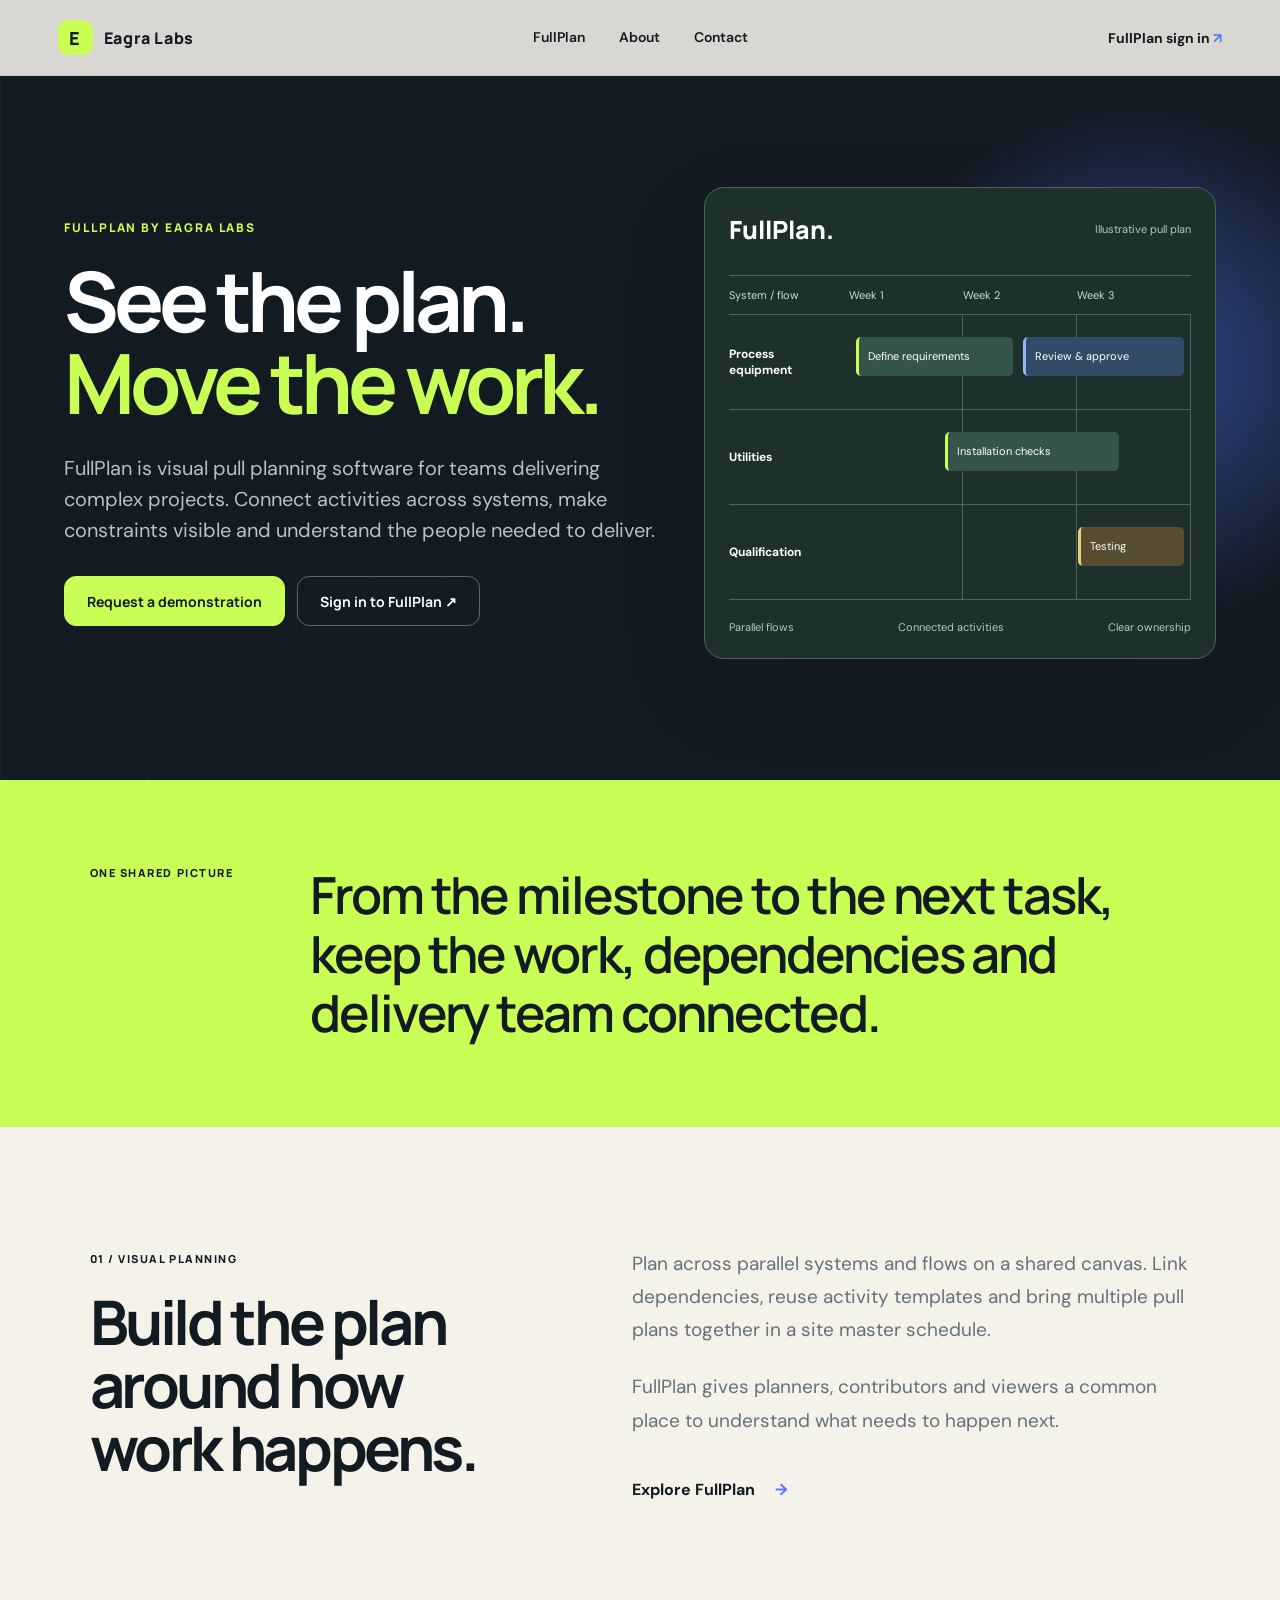
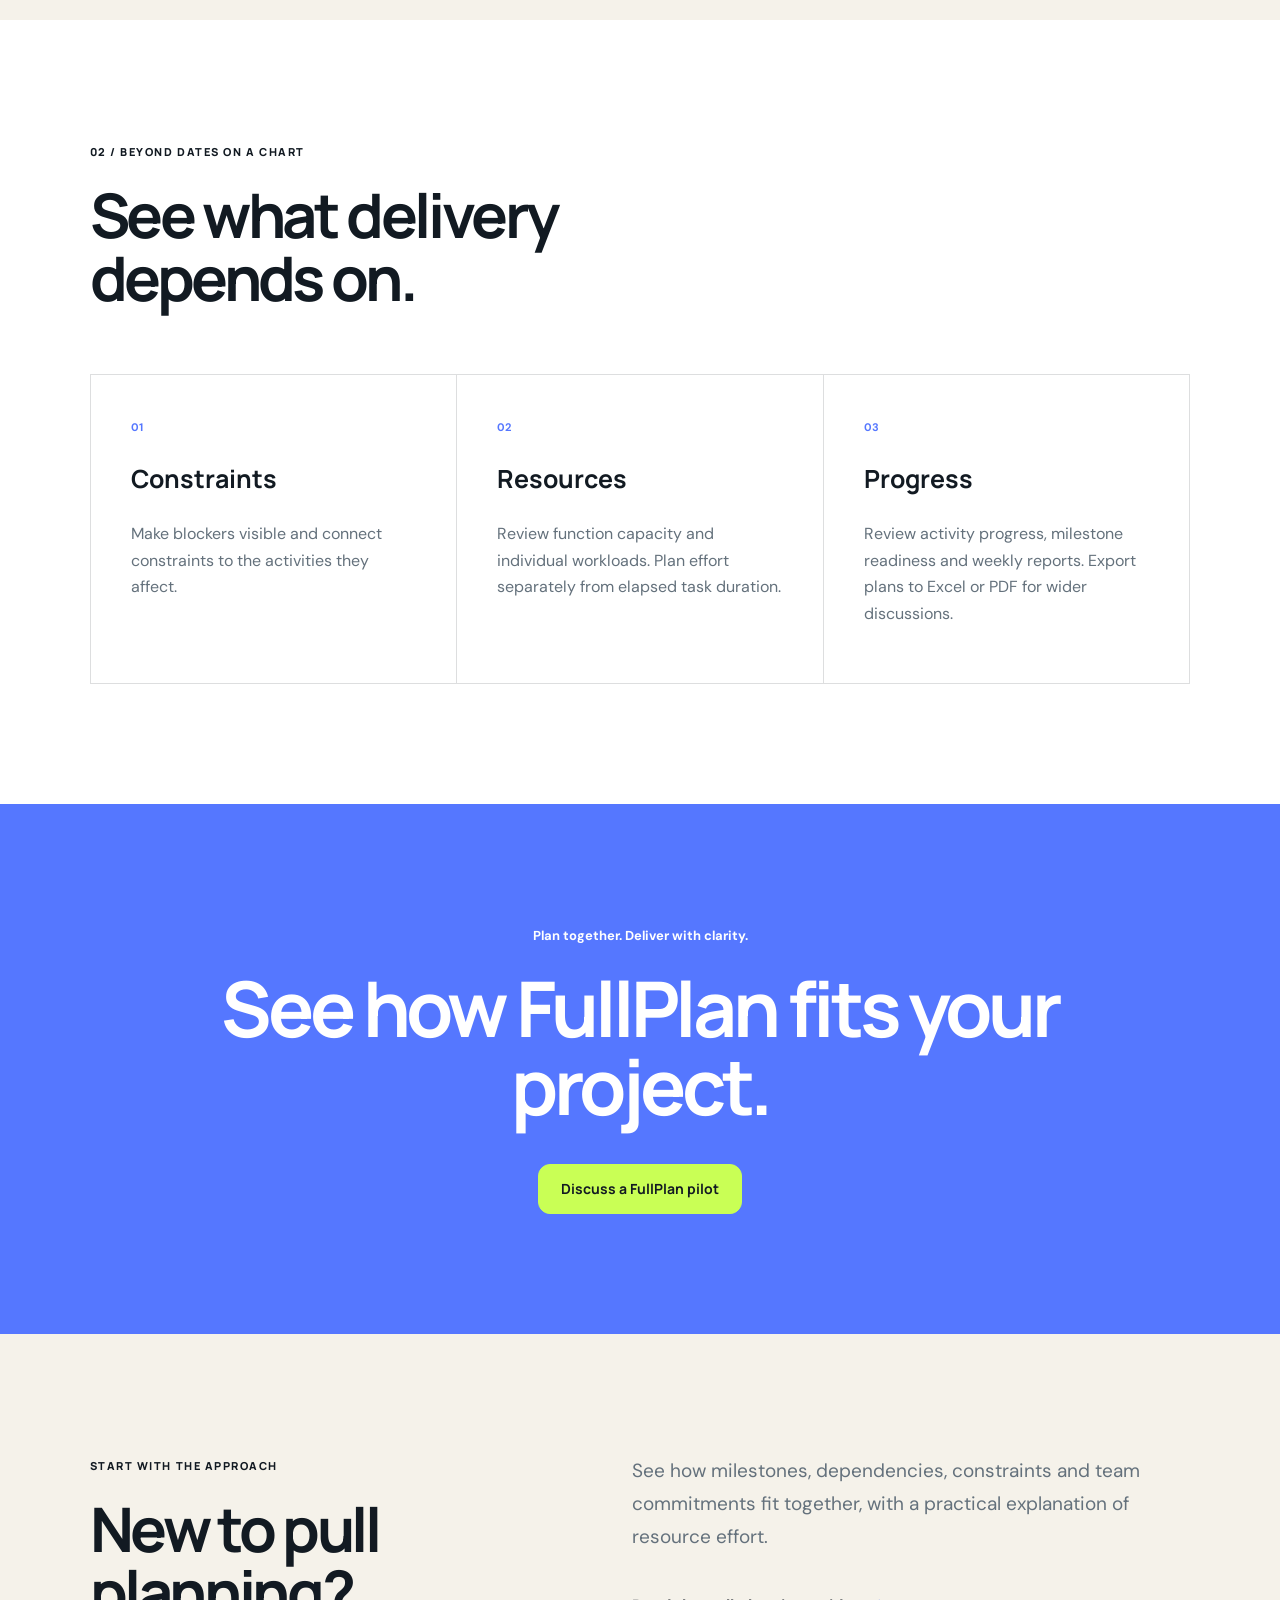
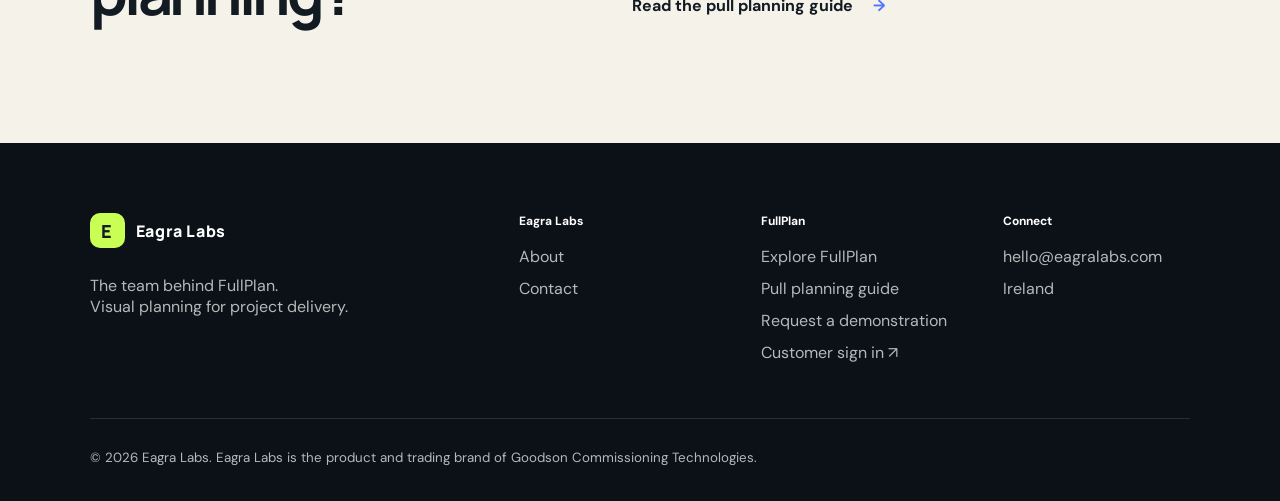
<file: index.html>
<!doctype html>
<html lang="en"><head><meta charset="UTF-8"><meta name="viewport" content="width=device-width,initial-scale=1"><meta name="theme-color" content="#121a22"><meta name="description" content="Visual pull planning software for complex project delivery. Connect systems, dependencies, constraints and resource loading with FullPlan by Eagra Labs."><link rel="canonical" href="https://eagralabs.com/"><meta property="og:type" content="website"><meta property="og:site_name" content="Eagra Labs"><meta property="og:title" content="Pull Planning Software for Project Teams | FullPlan"><meta property="og:description" content="Visual pull planning software for complex project delivery. Connect systems, dependencies, constraints and resource loading with FullPlan by Eagra Labs."><title>Pull Planning Software for Project Teams | FullPlan</title><link rel="icon" href="favicon.png" type="image/png"><link rel="preconnect" href="https://fonts.googleapis.com"><link rel="preconnect" href="https://fonts.gstatic.com" crossorigin><link href="https://fonts.googleapis.com/css2?family=DM+Sans:wght@400;500;600;700&family=Manrope:wght@500;600;700;800&display=swap" rel="stylesheet"><link rel="stylesheet" href="styles.css?v=fullplan-seo-1"><meta property="og:url" content="https://eagralabs.com/"><meta property="og:locale" content="en_IE"><meta property="og:image" content="https://eagralabs.com/fullplan-social.png"><meta property="og:image:width" content="1200"><meta property="og:image:height" content="630"><meta property="og:image:alt" content="FullPlan by Eagra Labs — visual pull planning for project delivery"><meta name="twitter:card" content="summary_large_image"><meta name="twitter:title" content="Pull Planning Software for Project Teams | FullPlan"><meta name="twitter:description" content="Visual pull planning software for complex project delivery. Connect systems, dependencies, constraints and resource loading with FullPlan by Eagra Labs."><meta name="twitter:image" content="https://eagralabs.com/fullplan-social.png"><script type="application/ld+json">{"@context":"https://schema.org","@graph":[{"@type":"Organization","@id":"https://eagralabs.com/#organisation","name":"Eagra Labs","url":"https://eagralabs.com/","description":"The Irish product studio behind FullPlan visual pull planning software.","email":"hello@eagralabs.com","address":{"@type":"PostalAddress","addressCountry":"IE"}},{"@type":"WebSite","@id":"https://eagralabs.com/#website","name":"Eagra Labs","alternateName":"FullPlan by Eagra Labs","url":"https://eagralabs.com/","publisher":{"@id":"https://eagralabs.com/#organisation"},"inLanguage":"en"},{"@type":"WebPage","@id":"https://eagralabs.com/#webpage","url":"https://eagralabs.com/","name":"Pull Planning Software for Project Teams | FullPlan","description":"Visual pull planning software for complex project delivery. Connect systems, dependencies, constraints and resource loading with FullPlan by Eagra Labs.","isPartOf":{"@id":"https://eagralabs.com/#website"},"about":{"@id":"https://eagralabs.com/products.html#fullplan"},"inLanguage":"en"}]}</script><meta name="google-site-verification" content="cEVi9tKzrqpNxxjOYTkCv3QDKBlYpj2rjtypen6KQeU" /></head><body><header class="company-header"><a class="company-brand" href="/" aria-label="Eagra Labs home"><span class="company-mark">E</span><span>Eagra Labs</span></a><button class="menu-toggle" type="button" aria-label="Open navigation" aria-expanded="false" aria-controls="primary-nav"><i></i><i></i></button><nav id="primary-nav" class="company-nav" aria-label="Primary navigation"><a href="products.html">FullPlan</a><a href="about.html">About</a><a href="contact.html">Contact</a><a class="mobile-signin" href="https://fullplan.eagralabs.com/">Customer sign in ↗</a></nav><a class="header-cta" href="https://fullplan.eagralabs.com/">FullPlan sign in <span>↗</span></a></header><main><section class="company-hero"><div class="hero-grid"></div><div class="hero-glow"></div><div class="company-hero-copy"><span class="company-kicker">FullPlan by Eagra Labs</span><h1>See the plan.<br><em>Move the work.</em></h1><p>FullPlan is visual pull planning software for teams delivering complex projects. Connect activities across systems, make constraints visible and understand the people needed to deliver.</p><div class="hero-actions"><a class="button acid" href="contact.html">Request a demonstration</a><a class="button line" href="https://fullplan.eagralabs.com/">Sign in to FullPlan ↗</a></div></div><div class="plan-preview" aria-label="Illustrative FullPlan schedule"><div class="preview-top"><strong>FullPlan.</strong><span>Illustrative pull plan</span></div><div class="preview-weeks"><span>System / flow</span><span>Week 1</span><span>Week 2</span><span>Week 3</span></div><div class="preview-row"><b>Process equipment</b><div class="preview-track"><span class="preview-task task-a">Define requirements</span><span class="preview-task task-b">Review &amp; approve</span></div></div><div class="preview-row"><b>Utilities</b><div class="preview-track"><span class="preview-task task-c">Installation checks</span></div></div><div class="preview-row"><b>Qualification</b><div class="preview-track"><span class="preview-task task-d">Testing</span></div></div><div class="preview-caption"><span>Parallel flows</span><span>Connected activities</span><span>Clear ownership</span></div></div></section><section class="company-statement"><span>One shared picture</span><p>From the milestone to the next task, keep the work, dependencies and delivery team connected.</p></section><section class="company-section split-story"><div><span class="section-index">01 / Visual planning</span><h2>Build the plan around how work happens.</h2></div><div><p>Plan across parallel systems and flows on a shared canvas. Link dependencies, reuse activity templates and bring multiple pull plans together in a site master schedule.</p><p>FullPlan gives planners, contributors and viewers a common place to understand what needs to happen next.</p><a class="arrow-link" href="products.html">Explore FullPlan <span>→</span></a></div></section><section class="company-section principles"><div><span class="section-index">02 / Beyond dates on a chart</span><h2>See what delivery depends on.</h2></div><div class="principle-grid"><article><b>01</b><h3>Constraints</h3><p>Make blockers visible and connect constraints to the activities they affect.</p></article><article><b>02</b><h3>Resources</h3><p>Review function capacity and individual workloads. Plan effort separately from elapsed task duration.</p></article><article><b>03</b><h3>Progress</h3><p>Review activity progress, milestone readiness and weekly reports. Export plans to Excel or PDF for wider discussions.</p></article></div></section><section class="company-cta"><span>Plan together. Deliver with clarity.</span><h2>See how FullPlan fits your project.</h2><a class="button acid" href="contact.html">Discuss a FullPlan pilot</a></section><section class="company-section split-story"><div><span class="section-index">Start with the approach</span><h2>New to pull planning?</h2></div><div><p>See how milestones, dependencies, constraints and team commitments fit together, with a practical explanation of resource effort.</p><a class="arrow-link" href="pull-planning.html">Read the pull planning guide <span>→</span></a></div></section></main><footer class="company-footer"><div><a class="company-brand light" href="/"><span class="company-mark">E</span><span>Eagra Labs</span></a><p>The team behind FullPlan.<br>Visual planning for project delivery.</p></div><div><b>Eagra Labs</b><a href="about.html">About</a><a href="contact.html">Contact</a></div><div><b>FullPlan</b><a href="products.html">Explore FullPlan</a><a href="pull-planning.html">Pull planning guide</a><a href="contact.html">Request a demonstration</a><a href="https://fullplan.eagralabs.com/">Customer sign in ↗</a></div><div><b>Connect</b><a href="mailto:hello@eagralabs.com">hello@eagralabs.com</a><span>Ireland</span></div><small>© <span data-year></span> Eagra Labs. Eagra Labs is the product and trading brand of Goodson Commissioning Technologies.</small></footer><script src="site.js?v=fullplan-1"></script></body></html>
</file>
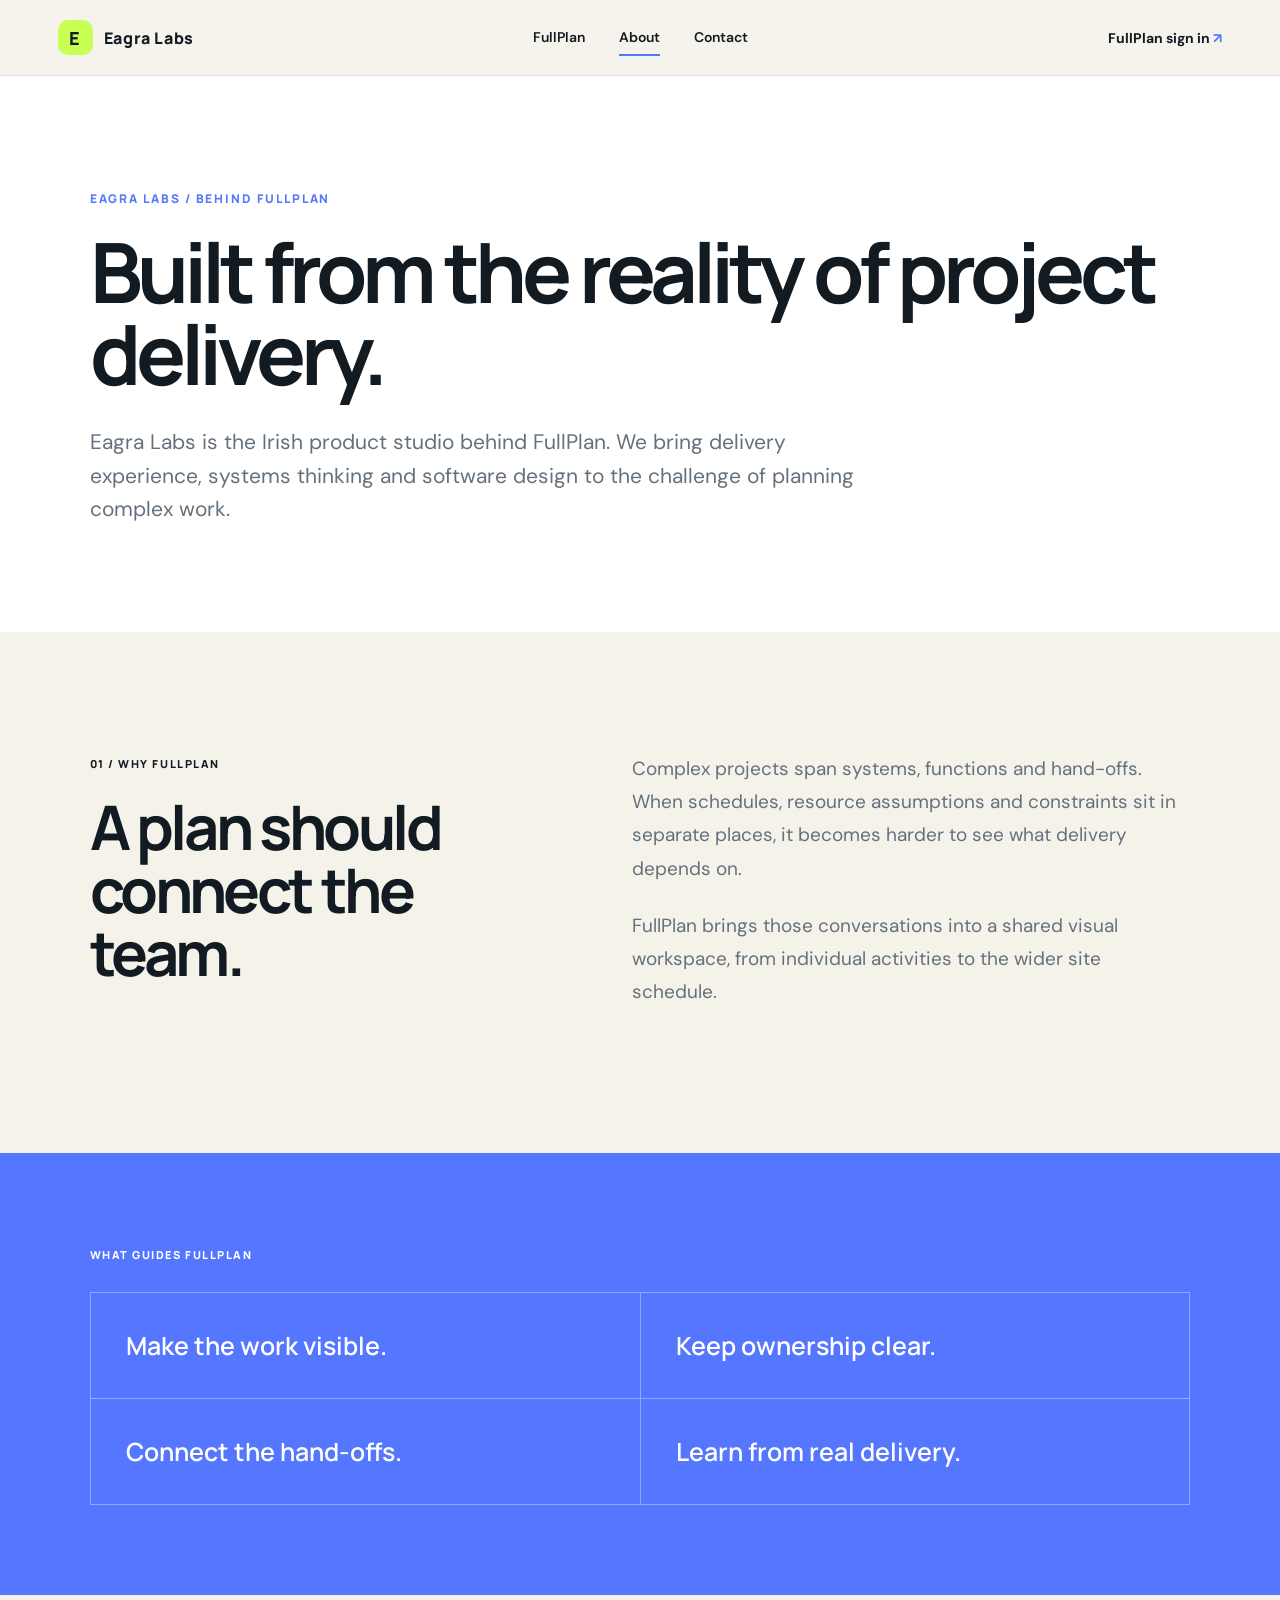
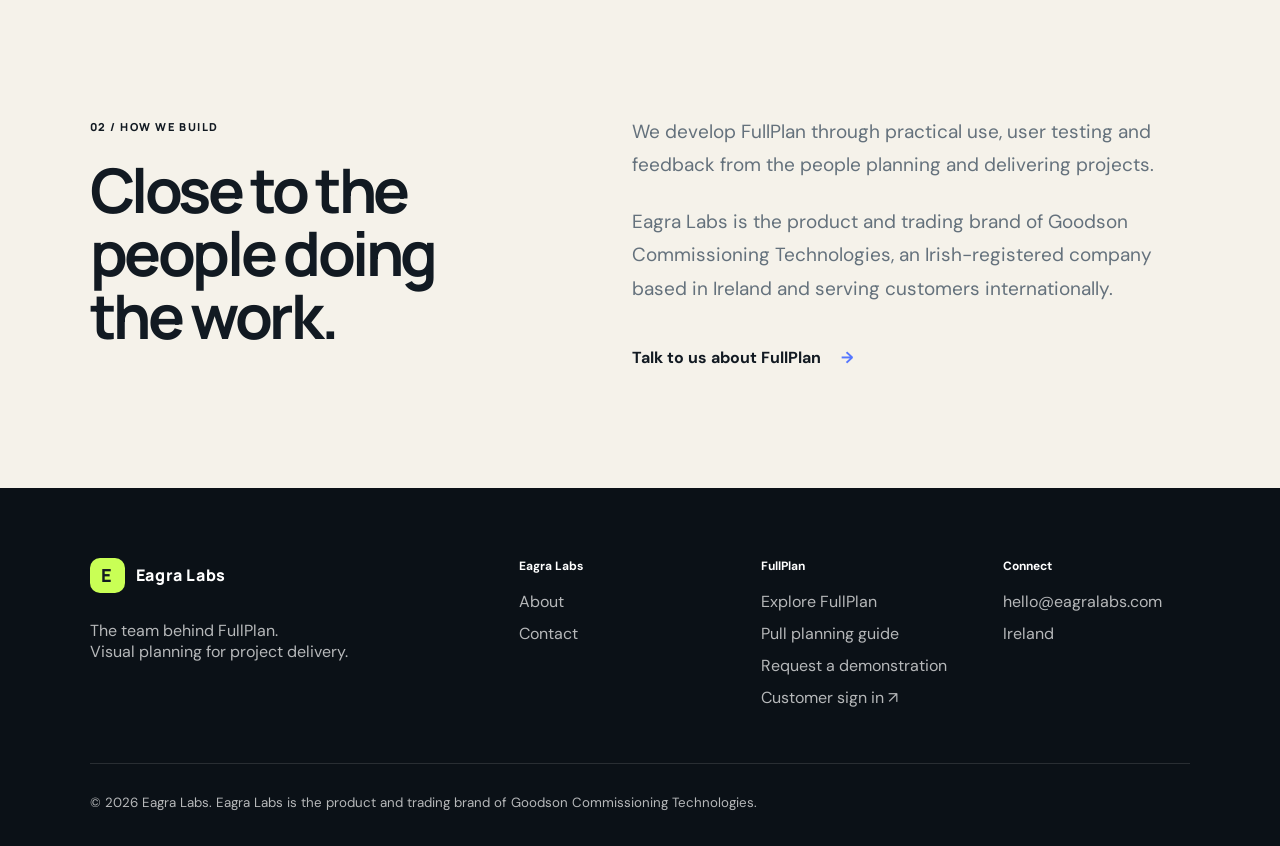
<file: about.html>
<!doctype html>
<html lang="en"><head><meta charset="UTF-8"><meta name="viewport" content="width=device-width,initial-scale=1"><meta name="theme-color" content="#121a22"><meta name="description" content="Meet Eagra Labs, the Irish product studio behind FullPlan. Built from project delivery experience and developed with feedback from planning teams."><link rel="canonical" href="https://eagralabs.com/about.html"><meta property="og:type" content="website"><meta property="og:site_name" content="Eagra Labs"><meta property="og:title" content="About Eagra Labs | The Team Behind FullPlan"><meta property="og:description" content="Meet Eagra Labs, the Irish product studio behind FullPlan. Built from project delivery experience and developed with feedback from planning teams."><title>About Eagra Labs | The Team Behind FullPlan</title><link rel="icon" href="favicon.png" type="image/png"><link rel="preconnect" href="https://fonts.googleapis.com"><link rel="preconnect" href="https://fonts.gstatic.com" crossorigin><link href="https://fonts.googleapis.com/css2?family=DM+Sans:wght@400;500;600;700&family=Manrope:wght@500;600;700;800&display=swap" rel="stylesheet"><link rel="stylesheet" href="styles.css?v=fullplan-seo-1"><meta property="og:url" content="https://eagralabs.com/about.html"><meta property="og:locale" content="en_IE"><meta property="og:image" content="https://eagralabs.com/fullplan-social.png"><meta property="og:image:width" content="1200"><meta property="og:image:height" content="630"><meta property="og:image:alt" content="FullPlan by Eagra Labs — visual pull planning for project delivery"><meta name="twitter:card" content="summary_large_image"><meta name="twitter:title" content="About Eagra Labs | The Team Behind FullPlan"><meta name="twitter:description" content="Meet Eagra Labs, the Irish product studio behind FullPlan. Built from project delivery experience and developed with feedback from planning teams."><meta name="twitter:image" content="https://eagralabs.com/fullplan-social.png"><script type="application/ld+json">{"@context":"https://schema.org","@graph":[{"@type":"Organization","@id":"https://eagralabs.com/#organisation","name":"Eagra Labs","url":"https://eagralabs.com/","description":"The Irish product studio behind FullPlan visual pull planning software.","email":"hello@eagralabs.com","address":{"@type":"PostalAddress","addressCountry":"IE"}},{"@type":"WebSite","@id":"https://eagralabs.com/#website","name":"Eagra Labs","alternateName":"FullPlan by Eagra Labs","url":"https://eagralabs.com/","publisher":{"@id":"https://eagralabs.com/#organisation"},"inLanguage":"en"},{"@type":"AboutPage","@id":"https://eagralabs.com/about.html#webpage","url":"https://eagralabs.com/about.html","name":"About Eagra Labs | The Team Behind FullPlan","description":"Meet Eagra Labs, the Irish product studio behind FullPlan. Built from project delivery experience and developed with feedback from planning teams.","isPartOf":{"@id":"https://eagralabs.com/#website"},"about":{"@id":"https://eagralabs.com/products.html#fullplan"},"inLanguage":"en","breadcrumb":{"@id":"https://eagralabs.com/about.html#breadcrumbs"}},{"@type":"BreadcrumbList","@id":"https://eagralabs.com/about.html#breadcrumbs","itemListElement":[{"@type":"ListItem","position":1,"name":"Eagra Labs","item":"https://eagralabs.com/"},{"@type":"ListItem","position":2,"name":"About","item":"https://eagralabs.com/about.html"}]}]}</script></head><body><header class="company-header"><a class="company-brand" href="/" aria-label="Eagra Labs home"><span class="company-mark">E</span><span>Eagra Labs</span></a><button class="menu-toggle" type="button" aria-label="Open navigation" aria-expanded="false" aria-controls="primary-nav"><i></i><i></i></button><nav id="primary-nav" class="company-nav" aria-label="Primary navigation"><a href="products.html">FullPlan</a><a aria-current="page" href="about.html">About</a><a href="contact.html">Contact</a><a class="mobile-signin" href="https://fullplan.eagralabs.com/">Customer sign in ↗</a></nav><a class="header-cta" href="https://fullplan.eagralabs.com/">FullPlan sign in <span>↗</span></a></header><main><section class="editorial-hero"><span class="company-kicker dark">Eagra Labs / Behind FullPlan</span><h1>Built from the reality of project delivery.</h1><p>Eagra Labs is the Irish product studio behind FullPlan. We bring delivery experience, systems thinking and software design to the challenge of planning complex work.</p></section><section class="company-section story-block"><div><span class="section-index">01 / Why FullPlan</span><h2>A plan should connect the team.</h2></div><div><p>Complex projects span systems, functions and hand-offs. When schedules, resource assumptions and constraints sit in separate places, it becomes harder to see what delivery depends on.</p><p>FullPlan brings those conversations into a shared visual workspace, from individual activities to the wider site schedule.</p></div></section><section class="belief-band"><span>What guides FullPlan</span><div><strong>Make the work visible.</strong><strong>Keep ownership clear.</strong><strong>Connect the hand-offs.</strong><strong>Learn from real delivery.</strong></div></section><section class="company-section story-block"><div><span class="section-index">02 / How we build</span><h2>Close to the people doing the work.</h2></div><div><p>We develop FullPlan through practical use, user testing and feedback from the people planning and delivering projects.</p><p>Eagra Labs is the product and trading brand of Goodson Commissioning Technologies, an Irish-registered company based in Ireland and serving customers internationally.</p><a class="arrow-link" href="contact.html">Talk to us about FullPlan <span>→</span></a></div></section></main><footer class="company-footer"><div><a class="company-brand light" href="/"><span class="company-mark">E</span><span>Eagra Labs</span></a><p>The team behind FullPlan.<br>Visual planning for project delivery.</p></div><div><b>Eagra Labs</b><a href="about.html">About</a><a href="contact.html">Contact</a></div><div><b>FullPlan</b><a href="products.html">Explore FullPlan</a><a href="pull-planning.html">Pull planning guide</a><a href="contact.html">Request a demonstration</a><a href="https://fullplan.eagralabs.com/">Customer sign in ↗</a></div><div><b>Connect</b><a href="mailto:hello@eagralabs.com">hello@eagralabs.com</a><span>Ireland</span></div><small>© <span data-year></span> Eagra Labs. Eagra Labs is the product and trading brand of Goodson Commissioning Technologies.</small></footer><script src="site.js?v=fullplan-1"></script></body></html>
</file>
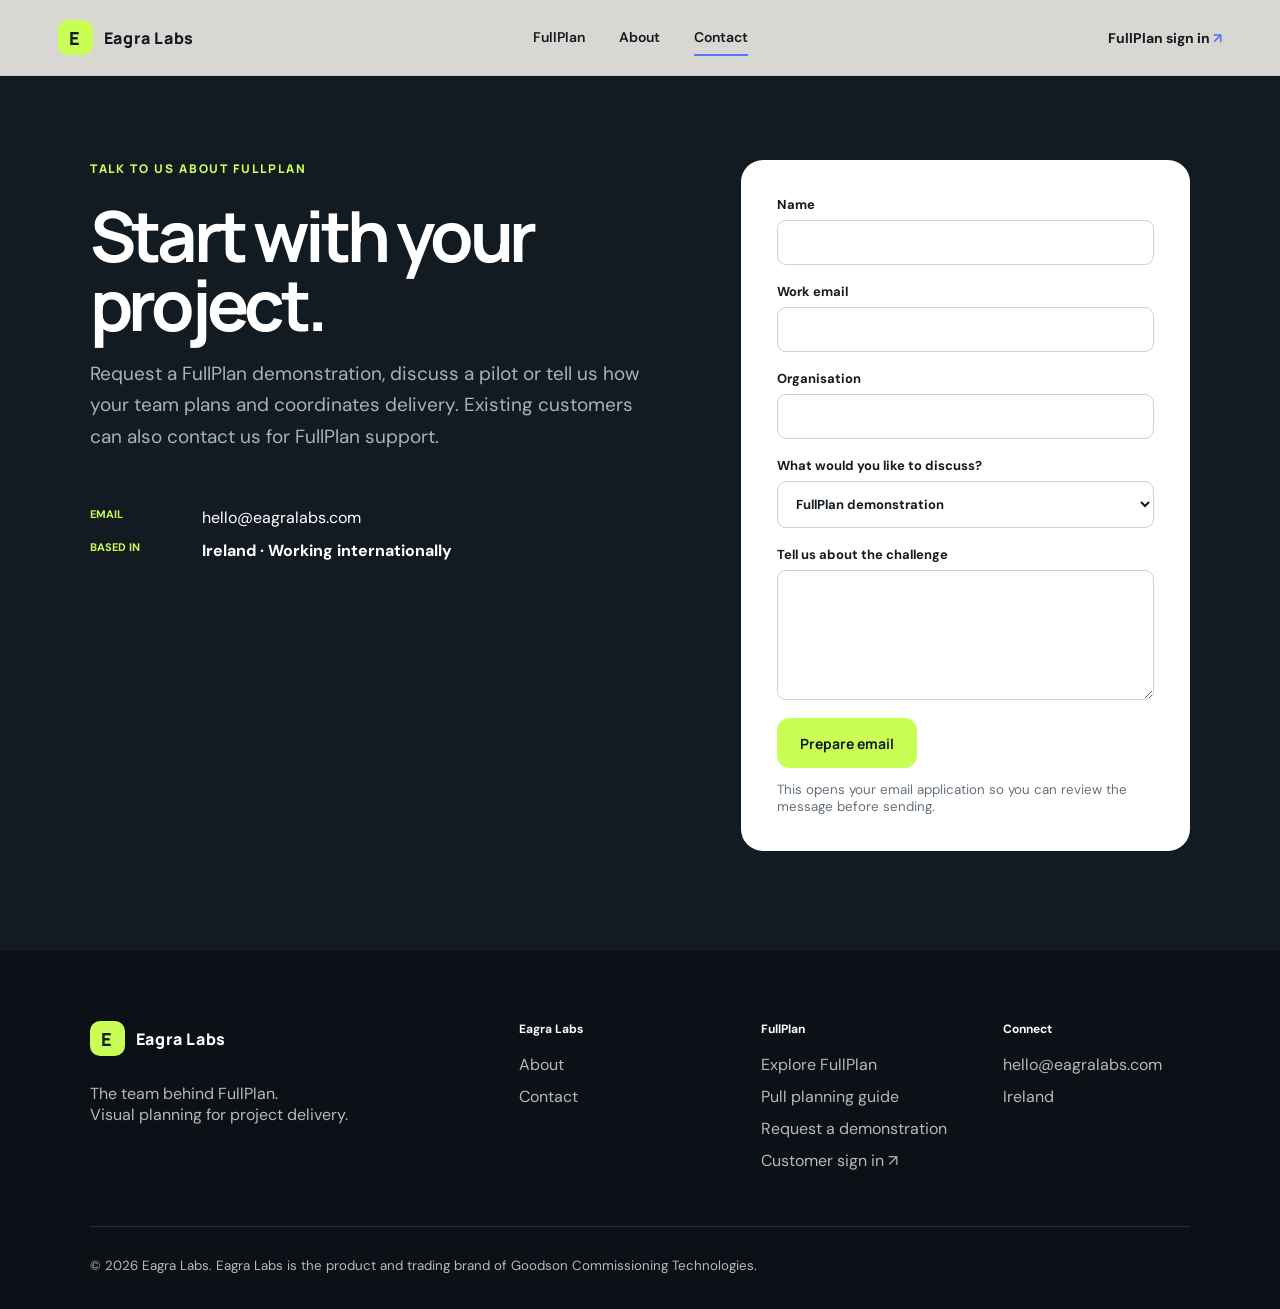
<file: contact.html>
<!doctype html>
<html lang="en"><head><meta charset="UTF-8"><meta name="viewport" content="width=device-width,initial-scale=1"><meta name="theme-color" content="#121a22"><meta name="description" content="Request a FullPlan demonstration, discuss a project planning pilot or contact Eagra Labs for customer support. Based in Ireland, working internationally."><link rel="canonical" href="https://eagralabs.com/contact.html"><meta property="og:type" content="website"><meta property="og:site_name" content="Eagra Labs"><meta property="og:title" content="Request a FullPlan Demo | Contact Eagra Labs"><meta property="og:description" content="Request a FullPlan demonstration, discuss a project planning pilot or contact Eagra Labs for customer support. Based in Ireland, working internationally."><title>Request a FullPlan Demo | Contact Eagra Labs</title><link rel="icon" href="favicon.png" type="image/png"><link rel="preconnect" href="https://fonts.googleapis.com"><link rel="preconnect" href="https://fonts.gstatic.com" crossorigin><link href="https://fonts.googleapis.com/css2?family=DM+Sans:wght@400;500;600;700&family=Manrope:wght@500;600;700;800&display=swap" rel="stylesheet"><link rel="stylesheet" href="styles.css?v=fullplan-seo-1"><meta property="og:url" content="https://eagralabs.com/contact.html"><meta property="og:locale" content="en_IE"><meta property="og:image" content="https://eagralabs.com/fullplan-social.png"><meta property="og:image:width" content="1200"><meta property="og:image:height" content="630"><meta property="og:image:alt" content="FullPlan by Eagra Labs — visual pull planning for project delivery"><meta name="twitter:card" content="summary_large_image"><meta name="twitter:title" content="Request a FullPlan Demo | Contact Eagra Labs"><meta name="twitter:description" content="Request a FullPlan demonstration, discuss a project planning pilot or contact Eagra Labs for customer support. Based in Ireland, working internationally."><meta name="twitter:image" content="https://eagralabs.com/fullplan-social.png"><script type="application/ld+json">{"@context":"https://schema.org","@graph":[{"@type":"Organization","@id":"https://eagralabs.com/#organisation","name":"Eagra Labs","url":"https://eagralabs.com/","description":"The Irish product studio behind FullPlan visual pull planning software.","email":"hello@eagralabs.com","address":{"@type":"PostalAddress","addressCountry":"IE"}},{"@type":"WebSite","@id":"https://eagralabs.com/#website","name":"Eagra Labs","alternateName":"FullPlan by Eagra Labs","url":"https://eagralabs.com/","publisher":{"@id":"https://eagralabs.com/#organisation"},"inLanguage":"en"},{"@type":"ContactPage","@id":"https://eagralabs.com/contact.html#webpage","url":"https://eagralabs.com/contact.html","name":"Request a FullPlan Demo | Contact Eagra Labs","description":"Request a FullPlan demonstration, discuss a project planning pilot or contact Eagra Labs for customer support. Based in Ireland, working internationally.","isPartOf":{"@id":"https://eagralabs.com/#website"},"about":{"@id":"https://eagralabs.com/products.html#fullplan"},"inLanguage":"en","breadcrumb":{"@id":"https://eagralabs.com/contact.html#breadcrumbs"}},{"@type":"BreadcrumbList","@id":"https://eagralabs.com/contact.html#breadcrumbs","itemListElement":[{"@type":"ListItem","position":1,"name":"Eagra Labs","item":"https://eagralabs.com/"},{"@type":"ListItem","position":2,"name":"Contact","item":"https://eagralabs.com/contact.html"}]}]}</script></head><body><header class="company-header"><a class="company-brand" href="/" aria-label="Eagra Labs home"><span class="company-mark">E</span><span>Eagra Labs</span></a><button class="menu-toggle" type="button" aria-label="Open navigation" aria-expanded="false" aria-controls="primary-nav"><i></i><i></i></button><nav id="primary-nav" class="company-nav" aria-label="Primary navigation"><a href="products.html">FullPlan</a><a href="about.html">About</a><a aria-current="page" href="contact.html">Contact</a><a class="mobile-signin" href="https://fullplan.eagralabs.com/">Customer sign in ↗</a></nav><a class="header-cta" href="https://fullplan.eagralabs.com/">FullPlan sign in <span>↗</span></a></header><main><section class="contact-layout"><div><span class="company-kicker">Talk to us about FullPlan</span><h1>Start with your project.</h1><p>Request a FullPlan demonstration, discuss a pilot or tell us how your team plans and coordinates delivery. Existing customers can also contact us for FullPlan support.</p><div class="contact-direct"><span>Email</span><a href="mailto:hello@eagralabs.com">hello@eagralabs.com</a><span>Based in</span><strong>Ireland · Working internationally</strong></div></div><form class="contact-form" data-mail-form data-recipient="hello@eagralabs.com"><label>Name<input name="name" required autocomplete="name"></label><label>Work email<input type="email" name="email" required autocomplete="email"></label><label>Organisation<input name="organisation" autocomplete="organization"></label><label>What would you like to discuss?<select name="interest"><option>FullPlan demonstration</option><option>FullPlan pilot or deployment</option><option>FullPlan customer support</option><option>General FullPlan enquiry</option></select></label><label>Tell us about the challenge<textarea name="message" rows="6" required></textarea></label><button class="button acid" type="submit">Prepare email</button><small>This opens your email application so you can review the message before sending.</small></form></section></main><footer class="company-footer"><div><a class="company-brand light" href="/"><span class="company-mark">E</span><span>Eagra Labs</span></a><p>The team behind FullPlan.<br>Visual planning for project delivery.</p></div><div><b>Eagra Labs</b><a href="about.html">About</a><a href="contact.html">Contact</a></div><div><b>FullPlan</b><a href="products.html">Explore FullPlan</a><a href="pull-planning.html">Pull planning guide</a><a href="contact.html">Request a demonstration</a><a href="https://fullplan.eagralabs.com/">Customer sign in ↗</a></div><div><b>Connect</b><a href="mailto:hello@eagralabs.com">hello@eagralabs.com</a><span>Ireland</span></div><small>© <span data-year></span> Eagra Labs. Eagra Labs is the product and trading brand of Goodson Commissioning Technologies.</small></footer><script src="site.js?v=fullplan-1"></script></body></html>
</file>
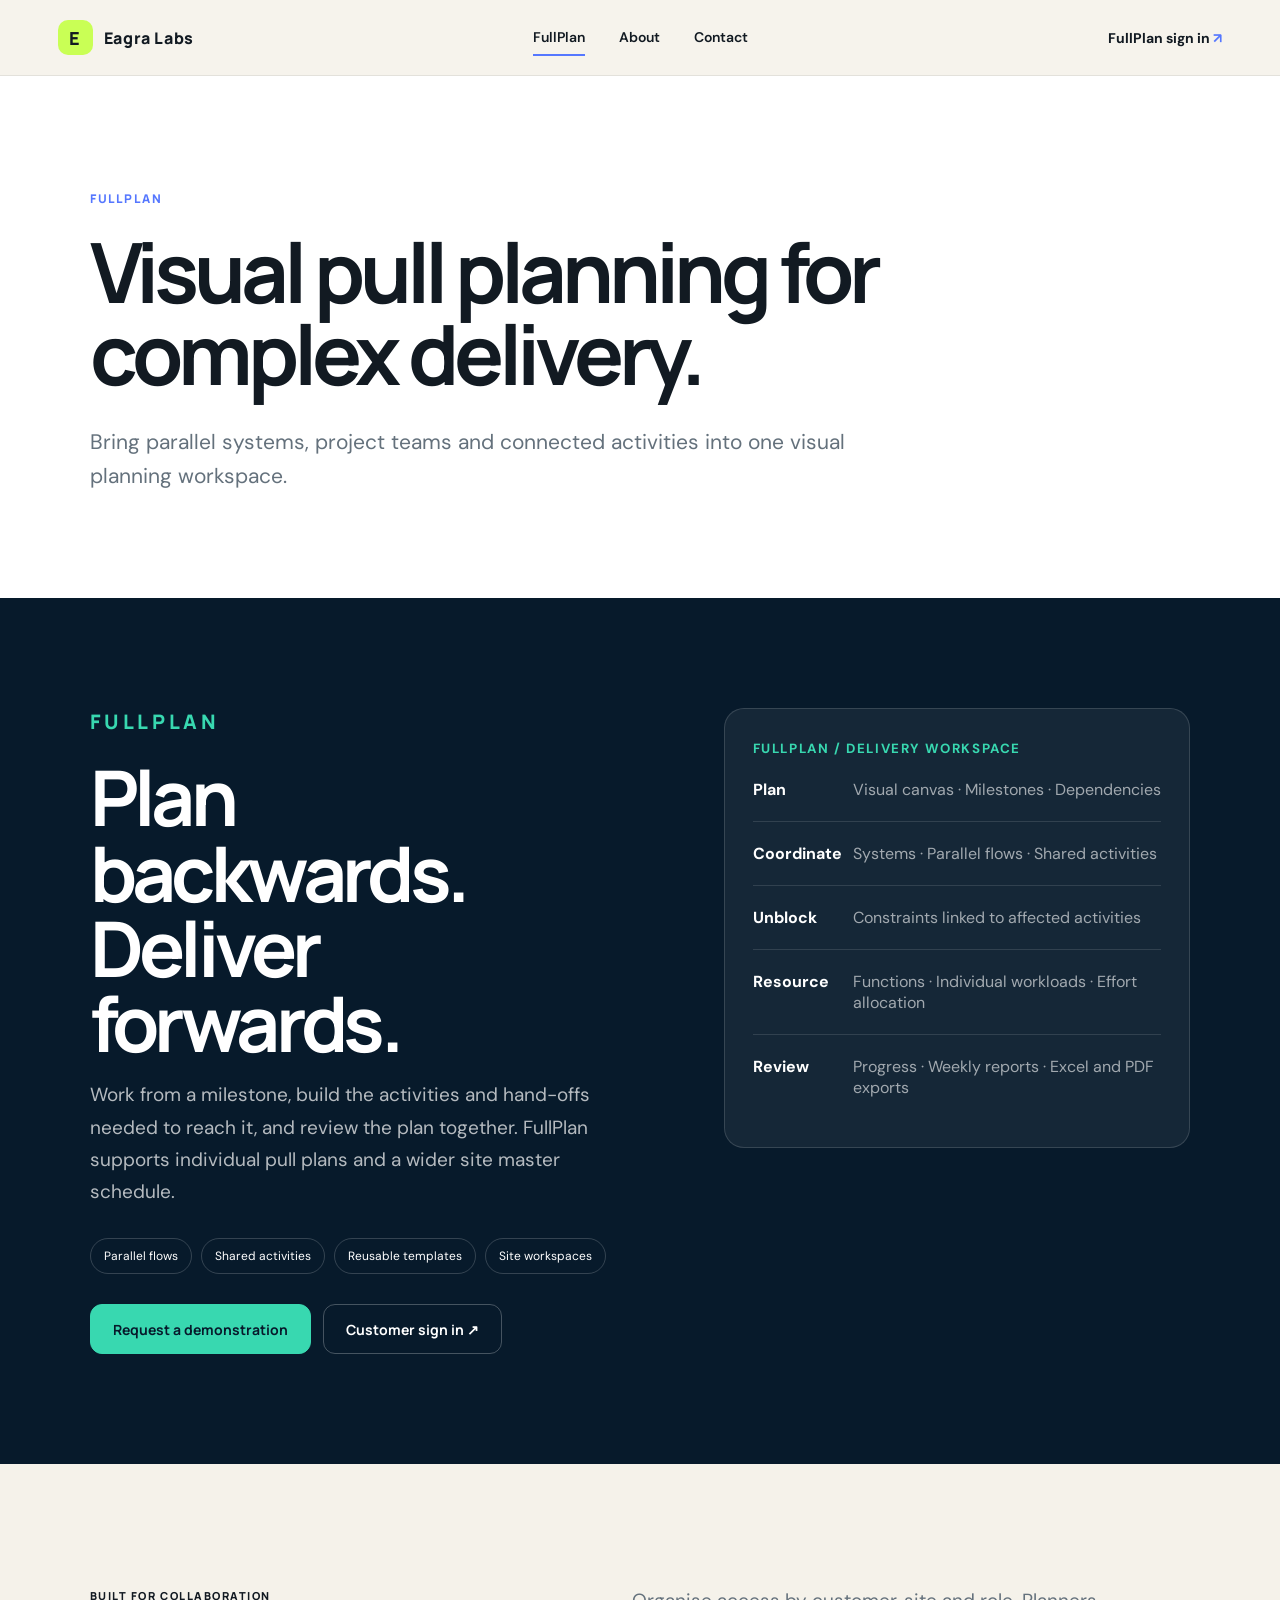
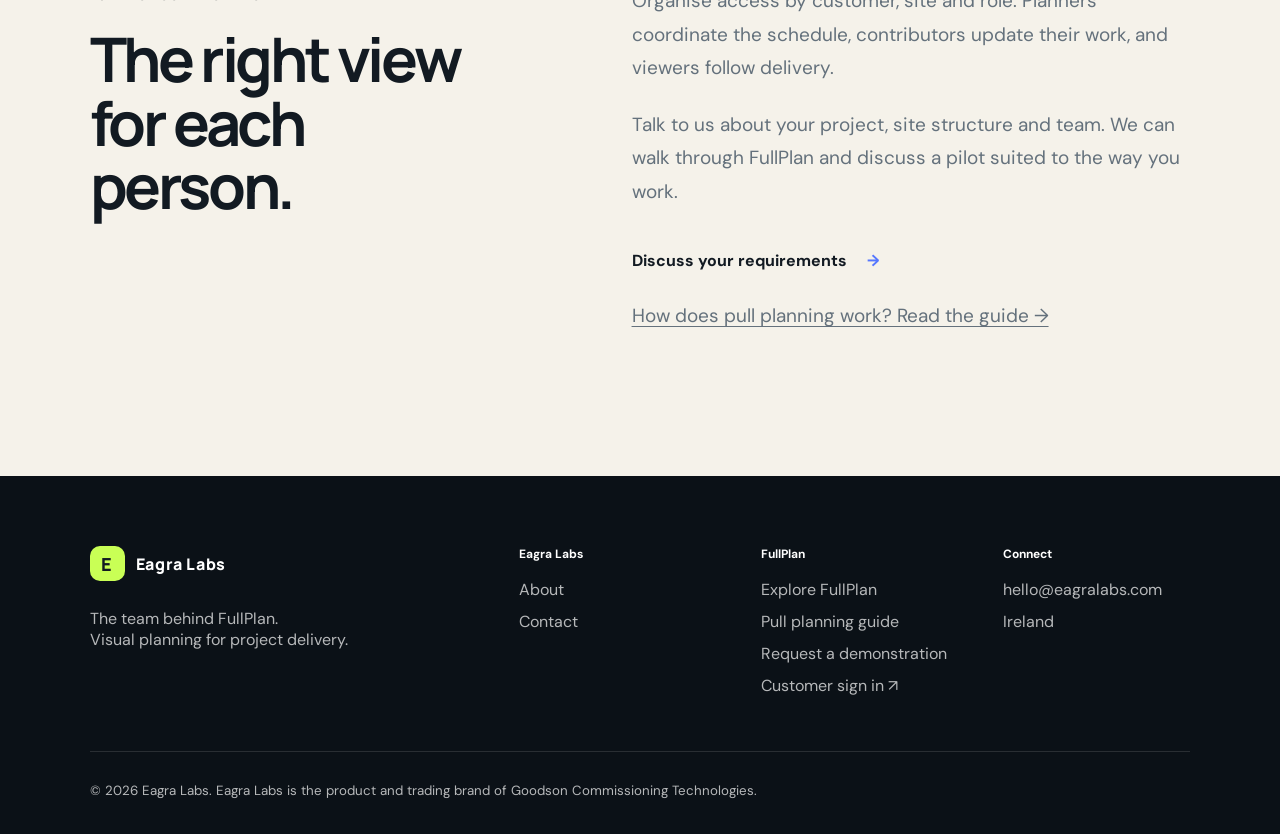
<file: products.html>
<!doctype html>
<html lang="en"><head><meta charset="UTF-8"><meta name="viewport" content="width=device-width,initial-scale=1"><meta name="theme-color" content="#121a22"><meta name="description" content="Explore FullPlan’s visual canvas, site master schedules, shared activities, constraints, resource loading, templates and project reporting."><link rel="canonical" href="https://eagralabs.com/products.html"><meta property="og:type" content="website"><meta property="og:site_name" content="Eagra Labs"><meta property="og:title" content="FullPlan Features | Pull Plans, Resources &amp; Constraints"><meta property="og:description" content="Explore FullPlan’s visual canvas, site master schedules, shared activities, constraints, resource loading, templates and project reporting."><title>FullPlan Features | Pull Plans, Resources &amp; Constraints</title><link rel="icon" href="favicon.png" type="image/png"><link rel="preconnect" href="https://fonts.googleapis.com"><link rel="preconnect" href="https://fonts.gstatic.com" crossorigin><link href="https://fonts.googleapis.com/css2?family=DM+Sans:wght@400;500;600;700&family=Manrope:wght@500;600;700;800&display=swap" rel="stylesheet"><link rel="stylesheet" href="styles.css?v=fullplan-seo-1"><meta property="og:url" content="https://eagralabs.com/products.html"><meta property="og:locale" content="en_IE"><meta property="og:image" content="https://eagralabs.com/fullplan-social.png"><meta property="og:image:width" content="1200"><meta property="og:image:height" content="630"><meta property="og:image:alt" content="FullPlan by Eagra Labs — visual pull planning for project delivery"><meta name="twitter:card" content="summary_large_image"><meta name="twitter:title" content="FullPlan Features | Pull Plans, Resources &amp; Constraints"><meta name="twitter:description" content="Explore FullPlan’s visual canvas, site master schedules, shared activities, constraints, resource loading, templates and project reporting."><meta name="twitter:image" content="https://eagralabs.com/fullplan-social.png"><script type="application/ld+json">{"@context":"https://schema.org","@graph":[{"@type":"Organization","@id":"https://eagralabs.com/#organisation","name":"Eagra Labs","url":"https://eagralabs.com/","description":"The Irish product studio behind FullPlan visual pull planning software.","email":"hello@eagralabs.com","address":{"@type":"PostalAddress","addressCountry":"IE"}},{"@type":"WebSite","@id":"https://eagralabs.com/#website","name":"Eagra Labs","alternateName":"FullPlan by Eagra Labs","url":"https://eagralabs.com/","publisher":{"@id":"https://eagralabs.com/#organisation"},"inLanguage":"en"},{"@type":"WebPage","@id":"https://eagralabs.com/products.html#webpage","url":"https://eagralabs.com/products.html","name":"FullPlan Features | Pull Plans, Resources & Constraints","description":"Explore FullPlan’s visual canvas, site master schedules, shared activities, constraints, resource loading, templates and project reporting.","isPartOf":{"@id":"https://eagralabs.com/#website"},"about":{"@id":"https://eagralabs.com/products.html#fullplan"},"inLanguage":"en","breadcrumb":{"@id":"https://eagralabs.com/products.html#breadcrumbs"}},{"@type":"BreadcrumbList","@id":"https://eagralabs.com/products.html#breadcrumbs","itemListElement":[{"@type":"ListItem","position":1,"name":"Eagra Labs","item":"https://eagralabs.com/"},{"@type":"ListItem","position":2,"name":"FullPlan","item":"https://eagralabs.com/products.html"}]},{"@type":"WebApplication","@id":"https://eagralabs.com/products.html#fullplan","name":"FullPlan","url":"https://eagralabs.com/products.html","applicationCategory":"BusinessApplication","operatingSystem":"Web browser","description":"Explore FullPlan’s visual canvas, site master schedules, shared activities, constraints, resource loading, templates and project reporting.","publisher":{"@id":"https://eagralabs.com/#organisation"},"featureList":["Visual pull planning","Site master schedules","Shared activities and dependencies","Constraints","Function and individual resource loading","Excel and PDF exports"]}]}</script></head><body><header class="company-header"><a class="company-brand" href="/" aria-label="Eagra Labs home"><span class="company-mark">E</span><span>Eagra Labs</span></a><button class="menu-toggle" type="button" aria-label="Open navigation" aria-expanded="false" aria-controls="primary-nav"><i></i><i></i></button><nav id="primary-nav" class="company-nav" aria-label="Primary navigation"><a aria-current="page" href="products.html">FullPlan</a><a href="about.html">About</a><a href="contact.html">Contact</a><a class="mobile-signin" href="https://fullplan.eagralabs.com/">Customer sign in ↗</a></nav><a class="header-cta" href="https://fullplan.eagralabs.com/">FullPlan sign in <span>↗</span></a></header><main><section class="editorial-hero"><span class="company-kicker dark">FullPlan</span><h1>Visual pull planning for complex delivery.</h1><p>Bring parallel systems, project teams and connected activities into one visual planning workspace.</p></section><section class="product-profile"><div><span class="product-word">FULLPLAN</span><h2>Plan backwards.<br>Deliver forwards.</h2><p>Work from a milestone, build the activities and hand-offs needed to reach it, and review the plan together. FullPlan supports individual pull plans and a wider site master schedule.</p><div class="product-points"><span>Parallel flows</span><span>Shared activities</span><span>Reusable templates</span><span>Site workspaces</span></div><div class="hero-actions"><a class="button mint" href="contact.html">Request a demonstration</a><a class="button dark-line" href="https://fullplan.eagralabs.com/">Customer sign in ↗</a></div></div><div class="product-panel"><small>FULLPLAN / DELIVERY WORKSPACE</small><div><b>Plan</b><span>Visual canvas · Milestones · Dependencies</span></div><div><b>Coordinate</b><span>Systems · Parallel flows · Shared activities</span></div><div><b>Unblock</b><span>Constraints linked to affected activities</span></div><div><b>Resource</b><span>Functions · Individual workloads · Effort allocation</span></div><div><b>Review</b><span>Progress · Weekly reports · Excel and PDF exports</span></div></div></section><section class="company-section product-focus"><div><span class="section-index">Built for collaboration</span><h2>The right view for each person.</h2></div><div><p>Organise access by customer, site and role. Planners coordinate the schedule, contributors update their work, and viewers follow delivery.</p><p>Talk to us about your project, site structure and team. We can walk through FullPlan and discuss a pilot suited to the way you work.</p><a class="arrow-link" href="contact.html">Discuss your requirements <span>→</span></a><p class="guide-related"><a href="pull-planning.html">How does pull planning work? Read the guide →</a></p></div></section></main><footer class="company-footer"><div><a class="company-brand light" href="/"><span class="company-mark">E</span><span>Eagra Labs</span></a><p>The team behind FullPlan.<br>Visual planning for project delivery.</p></div><div><b>Eagra Labs</b><a href="about.html">About</a><a href="contact.html">Contact</a></div><div><b>FullPlan</b><a href="products.html">Explore FullPlan</a><a href="pull-planning.html">Pull planning guide</a><a href="contact.html">Request a demonstration</a><a href="https://fullplan.eagralabs.com/">Customer sign in ↗</a></div><div><b>Connect</b><a href="mailto:hello@eagralabs.com">hello@eagralabs.com</a><span>Ireland</span></div><small>© <span data-year></span> Eagra Labs. Eagra Labs is the product and trading brand of Goodson Commissioning Technologies.</small></footer><script src="site.js?v=fullplan-1"></script></body></html>
</file>
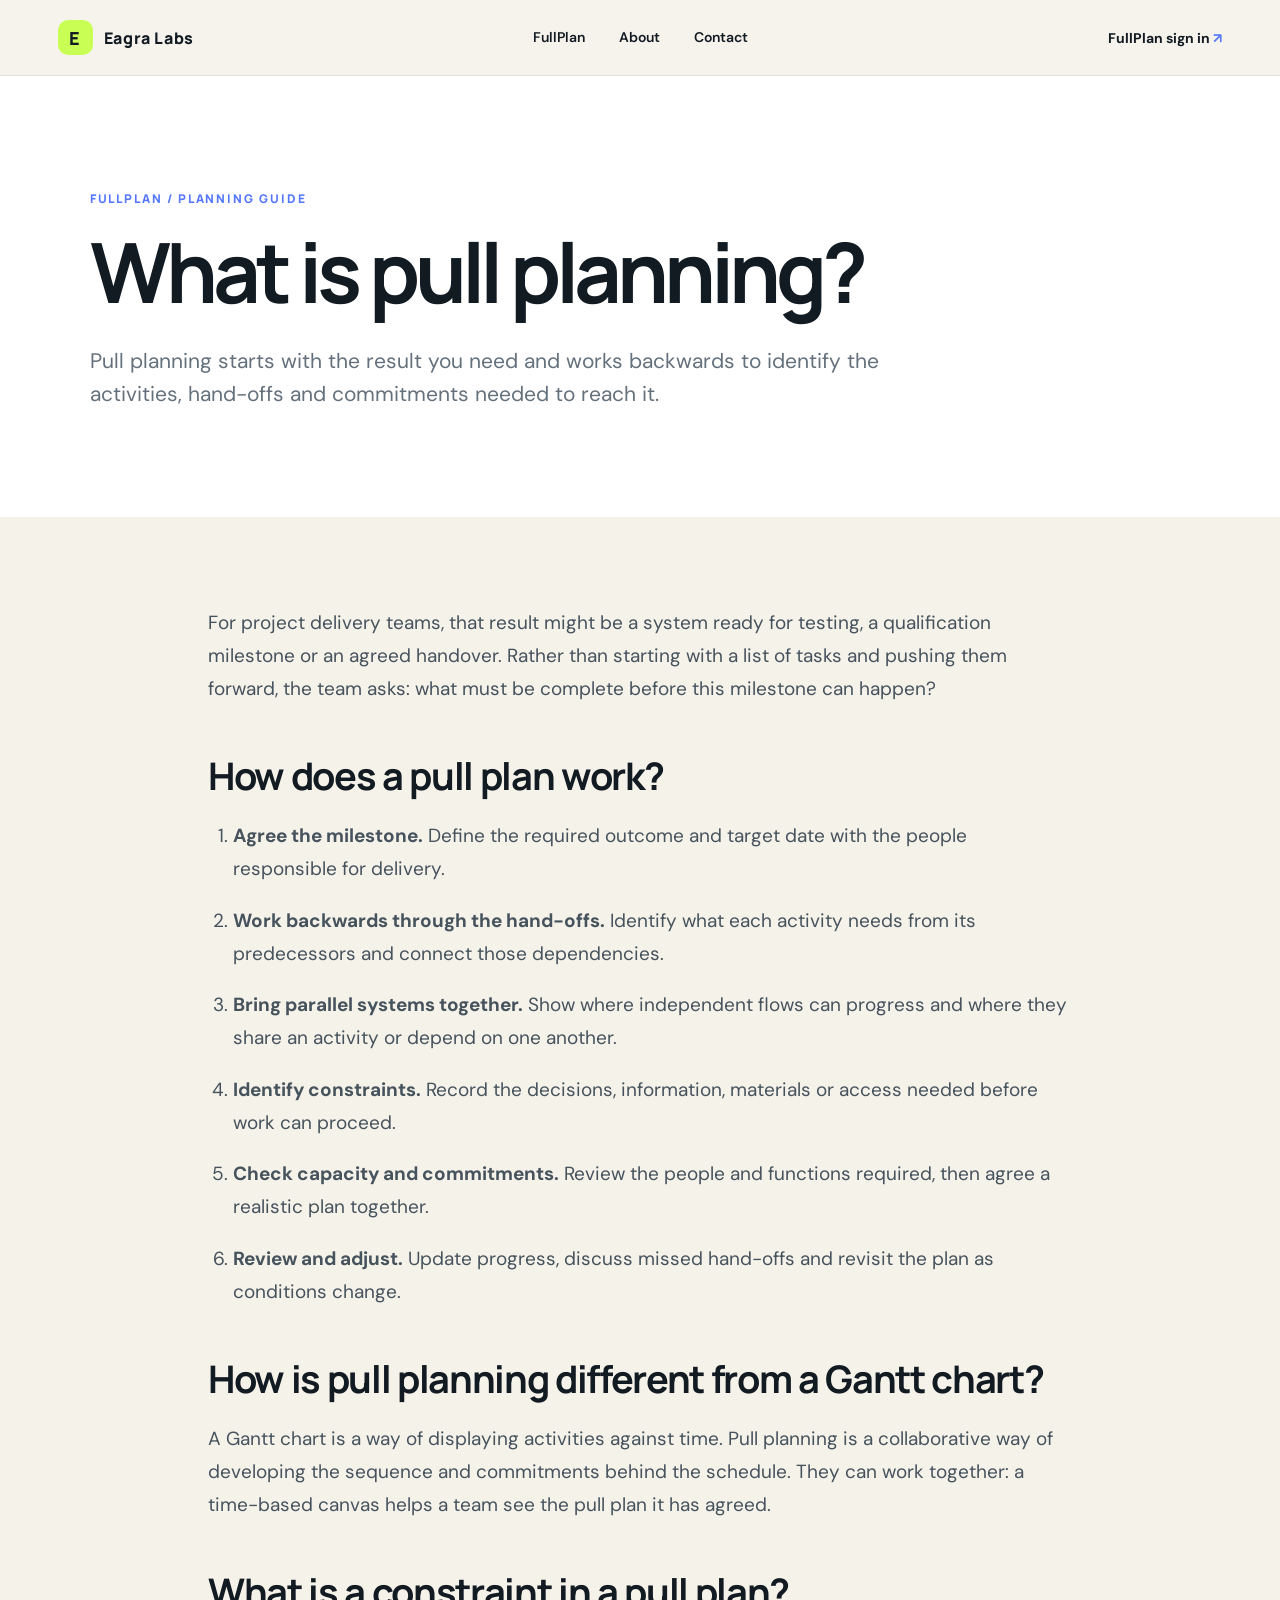
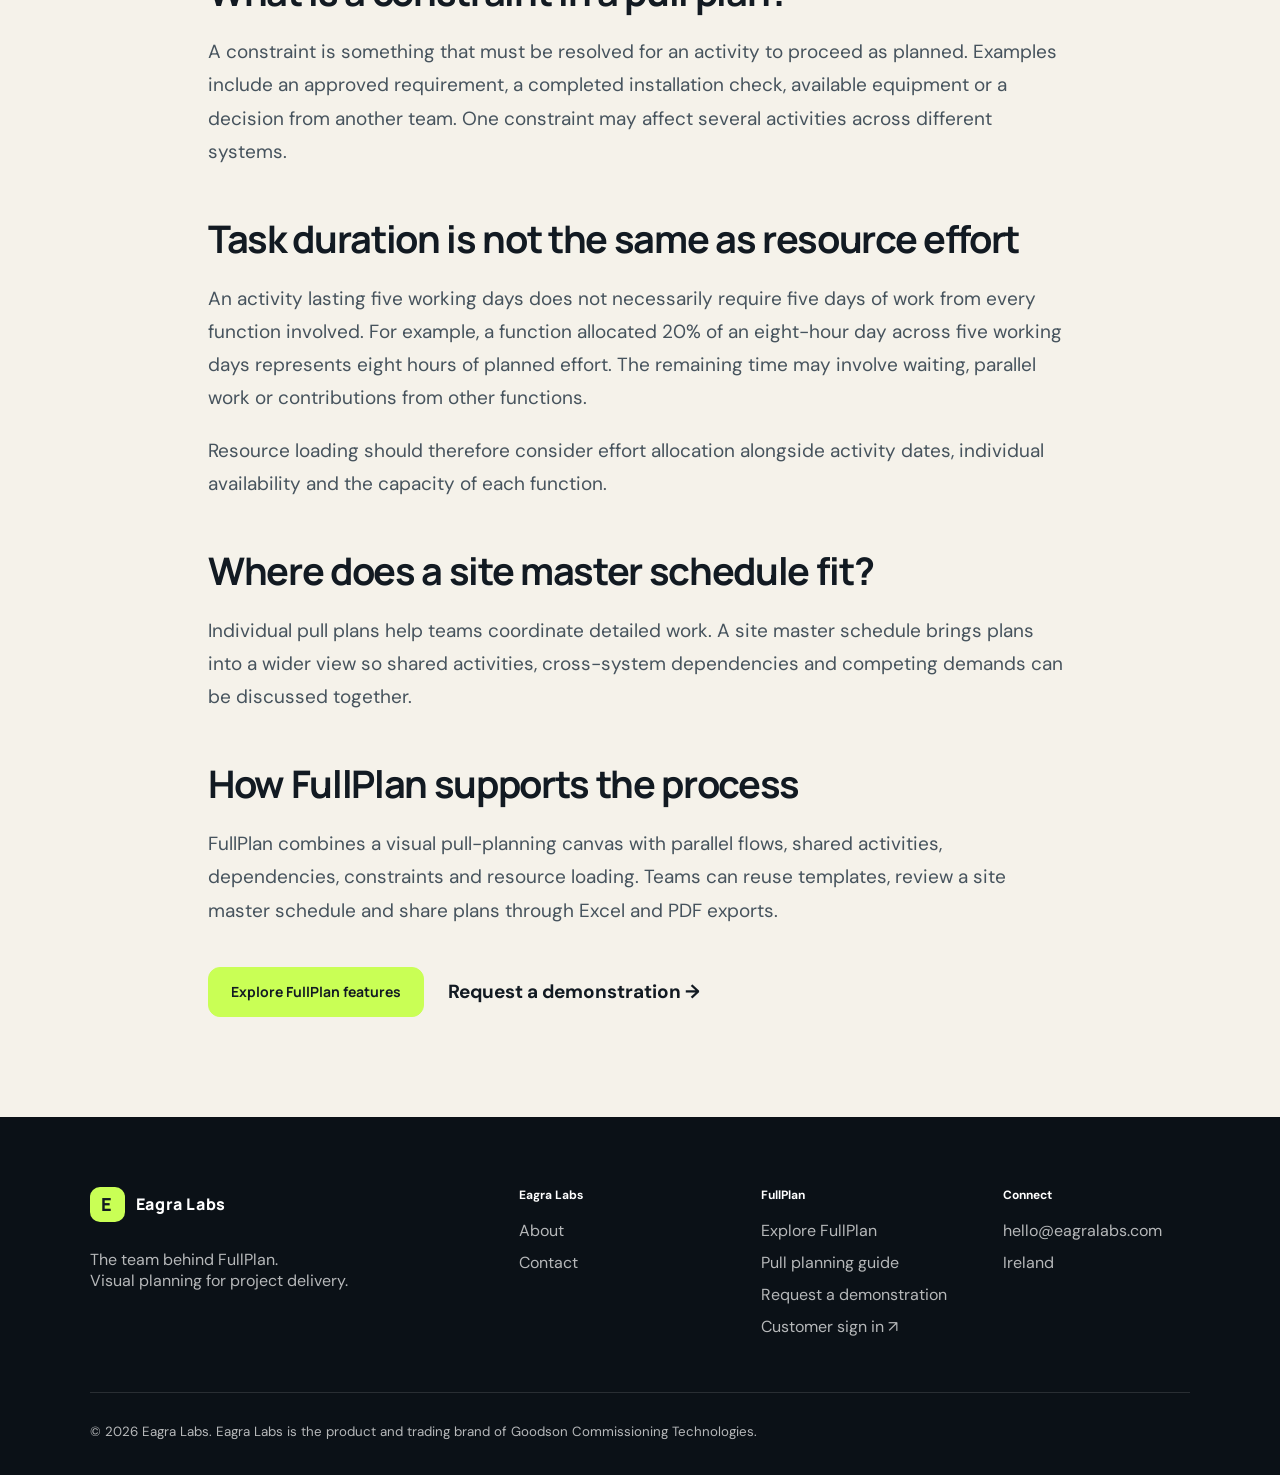
<file: pull-planning.html>
<!doctype html>
<html lang="en"><head><meta charset="UTF-8"><meta name="viewport" content="width=device-width,initial-scale=1"><meta name="theme-color" content="#121a22"><meta name="description" content="Learn how pull planning connects milestones, dependencies, constraints and team commitments, and why resource effort differs from task duration."><link rel="canonical" href="https://eagralabs.com/pull-planning.html"><meta property="og:type" content="website"><meta property="og:site_name" content="Eagra Labs"><meta property="og:title" content="What Is Pull Planning? A Project Delivery Guide | FullPlan"><meta property="og:description" content="Learn how pull planning connects milestones, dependencies, constraints and team commitments, and why resource effort differs from task duration."><title>What Is Pull Planning? A Project Delivery Guide | FullPlan</title><link rel="icon" href="favicon.png" type="image/png"><link rel="preconnect" href="https://fonts.googleapis.com"><link rel="preconnect" href="https://fonts.gstatic.com" crossorigin><link href="https://fonts.googleapis.com/css2?family=DM+Sans:wght@400;500;600;700&family=Manrope:wght@500;600;700;800&display=swap" rel="stylesheet"><link rel="stylesheet" href="styles.css?v=fullplan-seo-1"><meta property="og:url" content="https://eagralabs.com/pull-planning.html"><meta property="og:locale" content="en_IE"><meta property="og:image" content="https://eagralabs.com/fullplan-social.png"><meta property="og:image:width" content="1200"><meta property="og:image:height" content="630"><meta property="og:image:alt" content="FullPlan by Eagra Labs — visual pull planning for project delivery"><meta name="twitter:card" content="summary_large_image"><meta name="twitter:title" content="What Is Pull Planning? A Project Delivery Guide | FullPlan"><meta name="twitter:description" content="Learn how pull planning connects milestones, dependencies, constraints and team commitments, and why resource effort differs from task duration."><meta name="twitter:image" content="https://eagralabs.com/fullplan-social.png"><script type="application/ld+json">{"@context":"https://schema.org","@graph":[{"@type":"Organization","@id":"https://eagralabs.com/#organisation","name":"Eagra Labs","url":"https://eagralabs.com/","description":"The Irish product studio behind FullPlan visual pull planning software.","email":"hello@eagralabs.com","address":{"@type":"PostalAddress","addressCountry":"IE"}},{"@type":"WebSite","@id":"https://eagralabs.com/#website","name":"Eagra Labs","alternateName":"FullPlan by Eagra Labs","url":"https://eagralabs.com/","publisher":{"@id":"https://eagralabs.com/#organisation"},"inLanguage":"en"},{"@type":"WebPage","@id":"https://eagralabs.com/pull-planning.html#webpage","url":"https://eagralabs.com/pull-planning.html","name":"What Is Pull Planning? A Project Delivery Guide | FullPlan","description":"Learn how pull planning connects milestones, dependencies, constraints and team commitments, and why resource effort differs from task duration.","isPartOf":{"@id":"https://eagralabs.com/#website"},"about":{"@id":"https://eagralabs.com/products.html#fullplan"},"inLanguage":"en","breadcrumb":{"@id":"https://eagralabs.com/pull-planning.html#breadcrumbs"}},{"@type":"BreadcrumbList","@id":"https://eagralabs.com/pull-planning.html#breadcrumbs","itemListElement":[{"@type":"ListItem","position":1,"name":"Eagra Labs","item":"https://eagralabs.com/"},{"@type":"ListItem","position":2,"name":"Pull planning guide","item":"https://eagralabs.com/pull-planning.html"}]}]}</script></head><body><header class="company-header"><a class="company-brand" href="/" aria-label="Eagra Labs home"><span class="company-mark">E</span><span>Eagra Labs</span></a><button class="menu-toggle" type="button" aria-label="Open navigation" aria-expanded="false" aria-controls="primary-nav"><i></i><i></i></button><nav id="primary-nav" class="company-nav" aria-label="Primary navigation"><a href="products.html">FullPlan</a><a href="about.html">About</a><a href="contact.html">Contact</a><a class="mobile-signin" href="https://fullplan.eagralabs.com/">Customer sign in ↗</a></nav><a class="header-cta" href="https://fullplan.eagralabs.com/">FullPlan sign in <span>↗</span></a></header><main><section class="editorial-hero"><span class="company-kicker dark">FullPlan / Planning guide</span><h1>What is pull planning?</h1><p>Pull planning starts with the result you need and works backwards to identify the activities, hand-offs and commitments needed to reach it.</p></section><article class="planning-guide"><p>For project delivery teams, that result might be a system ready for testing, a qualification milestone or an agreed handover. Rather than starting with a list of tasks and pushing them forward, the team asks: what must be complete before this milestone can happen?</p><h2>How does a pull plan work?</h2><ol><li><strong>Agree the milestone.</strong> Define the required outcome and target date with the people responsible for delivery.</li><li><strong>Work backwards through the hand-offs.</strong> Identify what each activity needs from its predecessors and connect those dependencies.</li><li><strong>Bring parallel systems together.</strong> Show where independent flows can progress and where they share an activity or depend on one another.</li><li><strong>Identify constraints.</strong> Record the decisions, information, materials or access needed before work can proceed.</li><li><strong>Check capacity and commitments.</strong> Review the people and functions required, then agree a realistic plan together.</li><li><strong>Review and adjust.</strong> Update progress, discuss missed hand-offs and revisit the plan as conditions change.</li></ol><h2>How is pull planning different from a Gantt chart?</h2><p>A Gantt chart is a way of displaying activities against time. Pull planning is a collaborative way of developing the sequence and commitments behind the schedule. They can work together: a time-based canvas helps a team see the pull plan it has agreed.</p><h2>What is a constraint in a pull plan?</h2><p>A constraint is something that must be resolved for an activity to proceed as planned. Examples include an approved requirement, a completed installation check, available equipment or a decision from another team. One constraint may affect several activities across different systems.</p><h2>Task duration is not the same as resource effort</h2><p>An activity lasting five working days does not necessarily require five days of work from every function involved. For example, a function allocated 20% of an eight-hour day across five working days represents eight hours of planned effort. The remaining time may involve waiting, parallel work or contributions from other functions.</p><p>Resource loading should therefore consider effort allocation alongside activity dates, individual availability and the capacity of each function.</p><h2>Where does a site master schedule fit?</h2><p>Individual pull plans help teams coordinate detailed work. A site master schedule brings plans into a wider view so shared activities, cross-system dependencies and competing demands can be discussed together.</p><h2>How FullPlan supports the process</h2><p>FullPlan combines a visual pull-planning canvas with parallel flows, shared activities, dependencies, constraints and resource loading. Teams can reuse templates, review a site master schedule and share plans through Excel and PDF exports.</p><div class="guide-actions"><a class="button acid" href="products.html">Explore FullPlan features</a><a class="arrow-link" href="contact.html">Request a demonstration →</a></div></article></main><footer class="company-footer"><div><a class="company-brand light" href="/"><span class="company-mark">E</span><span>Eagra Labs</span></a><p>The team behind FullPlan.<br>Visual planning for project delivery.</p></div><div><b>Eagra Labs</b><a href="about.html">About</a><a href="contact.html">Contact</a></div><div><b>FullPlan</b><a href="products.html">Explore FullPlan</a><a href="pull-planning.html">Pull planning guide</a><a href="contact.html">Request a demonstration</a><a href="https://fullplan.eagralabs.com/">Customer sign in ↗</a></div><div><b>Connect</b><a href="mailto:hello@eagralabs.com">hello@eagralabs.com</a><span>Ireland</span></div><small>© <span data-year></span> Eagra Labs. Eagra Labs is the product and trading brand of Goodson Commissioning Technologies.</small></footer><script src="site.js?v=fullplan-1"></script></body></html>
</file>
<file: styles.css>
:root{--ink:#121a22;--ink2:#1d2934;--paper:#f5f2ea;--white:#fff;--blue:#5577ff;--acid:#c9ff55;--mint:#38d8b0;--muted:#64717c;--line:rgba(18,26,34,.14);--shadow:0 30px 80px rgba(18,26,34,.16)}*{box-sizing:border-box}html{scroll-behavior:smooth}body{margin:0;color:var(--ink);background:var(--paper);font-family:"DM Sans",sans-serif;-webkit-font-smoothing:antialiased}a{color:inherit;text-decoration:none}button,input,select,textarea{font:inherit}.company-header{position:fixed;z-index:20;inset:0 0 auto;display:grid;grid-template-columns:1fr auto 1fr;height:76px;padding:0 4.5vw;align-items:center;background:rgba(245,242,234,.88);border-bottom:1px solid rgba(18,26,34,.08);backdrop-filter:blur(18px)}.company-brand{display:inline-flex;width:max-content;align-items:center;gap:11px;font:800 16px Manrope,sans-serif;letter-spacing:.04em}.company-brand.light{color:#fff}.company-mark{display:grid;width:35px;height:35px;place-items:center;color:var(--ink);background:var(--acid);border-radius:10px;font:800 18px Manrope}.company-nav{display:flex;gap:34px;font-size:14px;font-weight:600}.company-nav a{padding:8px 0;border-bottom:2px solid transparent}.company-nav a:hover,.company-nav a[aria-current=page]{border-color:var(--blue)}.header-cta{justify-self:end;font-size:14px;font-weight:700}.header-cta span,.arrow-link span{color:var(--blue)}.menu-toggle{display:none}.company-hero{position:relative;display:grid;grid-template-columns:1.05fr .95fr;min-height:780px;padding:150px 5vw 85px;align-items:center;overflow:hidden;color:#fff;background:var(--ink)}.hero-grid{position:absolute;inset:0;opacity:.11;background-image:linear-gradient(rgba(255,255,255,.25) 1px,transparent 1px),linear-gradient(90deg,rgba(255,255,255,.25) 1px,transparent 1px);background-size:74px 74px;mask-image:linear-gradient(90deg,#000,transparent 65%)}.hero-glow{position:absolute;width:570px;height:570px;right:-140px;top:80px;background:radial-gradient(circle,rgba(85,119,255,.55),transparent 65%)}.company-hero-copy{position:relative;z-index:2;max-width:900px}.company-kicker{display:block;margin-bottom:24px;color:var(--acid);font:800 12px Manrope;letter-spacing:.16em;text-transform:uppercase}.company-kicker.dark{color:var(--blue)}.company-hero h1,.editorial-hero h1,.contact-layout h1{margin:0;font:700 clamp(52px,6.5vw,100px)/.98 Manrope;letter-spacing:-.06em}.company-hero h1 em{color:var(--acid);font-style:normal}.company-hero-copy>p{max-width:690px;margin:30px 0;color:rgba(255,255,255,.72);font-size:20px;line-height:1.55}.hero-actions{display:flex;gap:12px;flex-wrap:wrap}.button{display:inline-flex;min-height:50px;padding:0 22px;align-items:center;justify-content:center;border:1px solid var(--ink);border-radius:12px;font:700 14px Manrope;transition:transform .18s,box-shadow .18s}.button:hover{transform:translateY(-2px);box-shadow:0 14px 35px rgba(0,0,0,.16)}.button.acid{color:var(--ink);background:var(--acid);border-color:var(--acid)}.button.line{color:#fff;background:transparent;border-color:rgba(255,255,255,.32)}.button.mint{color:#071a2b;background:var(--mint);border-color:var(--mint)}.button.dark-line{color:#fff;background:transparent;border-color:rgba(255,255,255,.25)}.lab-instrument{position:relative;z-index:2;max-width:580px;margin-left:auto;padding:28px;background:rgba(255,255,255,.07);border:1px solid rgba(255,255,255,.16);border-radius:24px;box-shadow:var(--shadow);backdrop-filter:blur(14px)}.instrument-label{display:block;margin-bottom:30px;color:rgba(255,255,255,.55);font:700 10px Manrope;letter-spacing:.14em;text-transform:uppercase}.instrument-row{display:grid;grid-template-columns:42px 1fr 80px;padding:18px 0;align-items:center;border-top:1px solid rgba(255,255,255,.12)}.instrument-row b{color:var(--acid);font-size:11px}.instrument-row strong{font:600 18px Manrope}.instrument-row i{height:7px;background:linear-gradient(90deg,var(--blue) 70%,rgba(255,255,255,.13) 70%);border-radius:10px}.instrument-row:nth-child(3) i{background:linear-gradient(90deg,var(--acid) 84%,rgba(255,255,255,.13) 84%)}.instrument-row:nth-child(4) i{background:linear-gradient(90deg,var(--mint) 92%,rgba(255,255,255,.13) 92%)}.instrument-signal{display:flex;margin-top:28px;justify-content:space-between;color:rgba(255,255,255,.52);font-size:10px;text-transform:uppercase}.company-statement{display:grid;grid-template-columns:1fr 4fr;padding:85px 7vw;background:var(--acid)}.company-statement span,.section-index{font:800 11px Manrope;letter-spacing:.14em;text-transform:uppercase}.company-statement p{max-width:1150px;margin:0;font:600 clamp(30px,4vw,58px)/1.15 Manrope;letter-spacing:-.04em}.company-section{padding:120px 7vw}.split-story,.story-block,.product-focus{display:grid;grid-template-columns:1fr 1.35fr;gap:10vw}.company-section h2{max-width:680px;margin:22px 0 0;font:700 clamp(38px,4.8vw,72px)/1.03 Manrope;letter-spacing:-.055em}.split-story p,.story-block p,.product-focus p{margin:0 0 24px;color:var(--muted);font-size:19px;line-height:1.75}.arrow-link{display:inline-flex;margin-top:18px;gap:20px;font-weight:700}.product-stage{display:grid;grid-template-columns:1fr 1fr;min-height:720px;padding:105px 7vw;align-items:center;color:#fff;background:#071a2b}.section-index.pale{color:var(--mint)}.product-word{display:block;margin:0 0 24px;font:800 20px Manrope;letter-spacing:.18em;color:var(--mint)}.product-stage h2,.product-profile h2{margin:0;font:700 clamp(48px,6vw,88px)/.98 Manrope;letter-spacing:-.06em}.product-stage-copy>p{max-width:650px;color:rgba(255,255,255,.7);font-size:19px;line-height:1.65}.principles{background:#fff}.principle-grid{grid-column:1/-1;display:grid;grid-template-columns:repeat(3,1fr);margin-top:65px;border-top:1px solid var(--line);border-left:1px solid var(--line)}.principle-grid article{padding:40px;border-right:1px solid var(--line);border-bottom:1px solid var(--line)}.principle-grid b{color:var(--blue);font-size:11px}.principle-grid h3{font:700 25px Manrope}.principle-grid p{color:var(--muted);line-height:1.65}.company-cta{padding:120px 7vw;text-align:center;color:#fff;background:var(--blue)}.company-cta span{font-size:13px;font-weight:700}.company-cta h2{max-width:930px;margin:24px auto 38px;font:700 clamp(42px,6vw,82px)/1.02 Manrope;letter-spacing:-.055em}.editorial-hero{padding:190px 7vw 105px;background:#fff}.editorial-hero h1{max-width:1200px}.editorial-hero>p{max-width:800px;margin:32px 0 0;color:var(--muted);font-size:21px;line-height:1.6}.belief-band{padding:90px 7vw;color:#fff;background:var(--blue)}.belief-band>span{font:800 11px Manrope;letter-spacing:.14em;text-transform:uppercase}.belief-band div{display:grid;grid-template-columns:repeat(2,1fr);margin-top:28px;border-top:1px solid rgba(255,255,255,.35);border-left:1px solid rgba(255,255,255,.35)}.belief-band strong{padding:35px;border-right:1px solid rgba(255,255,255,.35);border-bottom:1px solid rgba(255,255,255,.35);font:600 25px Manrope}.product-profile{display:grid;grid-template-columns:1fr .9fr;padding:110px 7vw;gap:9vw;color:#fff;background:#071a2b}.product-profile>div:first-child>p{max-width:720px;color:rgba(255,255,255,.7);font-size:19px;line-height:1.7}.product-points{display:flex;margin:30px 0;gap:9px;flex-wrap:wrap}.product-points span{padding:9px 13px;border:1px solid rgba(255,255,255,.18);border-radius:30px;font-size:12px}.product-panel{padding:28px;background:rgba(255,255,255,.06);border:1px solid rgba(255,255,255,.14);border-radius:20px}.product-panel small{color:var(--mint);font-weight:700;letter-spacing:.12em}.product-panel div{display:grid;grid-template-columns:100px 1fr;padding:21px 0;border-bottom:1px solid rgba(255,255,255,.12)}.product-panel div:last-child{border:0}.product-panel span{color:rgba(255,255,255,.6)}.contact-layout{display:grid;grid-template-columns:1.1fr .9fr;min-height:100vh;padding:160px 7vw 100px;gap:8vw;color:#fff;background:var(--ink)}.contact-layout h1{font-size:clamp(48px,5.5vw,82px)}.contact-layout>div>p{max-width:700px;color:rgba(255,255,255,.66);font-size:19px;line-height:1.65}.contact-direct{display:grid;grid-template-columns:90px 1fr;margin-top:55px;gap:12px 22px}.contact-direct span{color:var(--acid);font-size:11px;font-weight:700;text-transform:uppercase}.contact-form{padding:36px;color:var(--ink);background:#fff;border-radius:22px}.contact-form label{display:grid;margin-bottom:18px;gap:7px;font-size:13px;font-weight:700}.contact-form input,.contact-form select,.contact-form textarea{width:100%;padding:13px 14px;color:var(--ink);background:#fff;border:1px solid #cad2d8;border-radius:9px;outline:none}.contact-form input:focus,.contact-form select:focus,.contact-form textarea:focus{border-color:var(--blue);box-shadow:0 0 0 3px rgba(85,119,255,.12)}.contact-form small{display:block;margin-top:13px;color:var(--muted)}.company-footer{display:grid;grid-template-columns:2fr repeat(3,1fr);padding:70px 7vw 35px;gap:55px;color:rgba(255,255,255,.7);background:#0b1117}.company-footer>div{display:flex;flex-direction:column;gap:11px}.company-footer b{margin-bottom:6px;color:#fff;font-size:12px}.company-footer p{max-width:260px}.company-footer small{grid-column:1/-1;padding-top:30px;border-top:1px solid rgba(255,255,255,.12)}.reveal{opacity:0;transform:translateY(20px);transition:.7s ease}.reveal.visible{opacity:1;transform:none}@media(max-width:900px){.company-header{grid-template-columns:1fr auto}.menu-toggle{display:block;width:42px;height:42px;background:transparent;border:0}.menu-toggle i{display:block;height:2px;margin:6px;background:var(--ink)}.company-nav{position:fixed;inset:76px 0 auto;display:none;padding:25px 5vw;background:var(--paper);flex-direction:column}.menu-open .company-nav{display:flex}.header-cta{display:none}.company-hero,.product-stage,.product-profile,.contact-layout,.split-story,.story-block,.product-focus{grid-template-columns:1fr}.company-hero{padding-top:130px}.lab-instrument{width:100%;margin:50px 0 0}.company-statement{grid-template-columns:1fr;gap:24px}.principle-grid{grid-template-columns:1fr}.company-footer{grid-template-columns:1fr 1fr}.company-footer>div:first-child{grid-column:1/-1}.belief-band div{grid-template-columns:1fr}}@media(max-width:560px){.company-header{padding:0 20px}.company-hero,.company-section,.product-stage,.product-profile,.company-cta,.editorial-hero,.contact-layout{padding-left:22px;padding-right:22px}.company-hero h1,.editorial-hero h1,.contact-layout h1{font-size:45px}.company-statement{padding:70px 22px}.belief-band{padding:70px 22px}.belief-band div{grid-template-columns:1fr}.company-footer{grid-template-columns:1fr;padding:55px 22px}.hero-actions{flex-direction:column}.button{width:100%}.product-panel div{grid-template-columns:1fr;gap:7px}}

.mobile-signin{display:none}.plan-preview{position:relative;z-index:2;margin-left:35px;padding:24px;width:calc(100% - 35px);background:#1d302c;border:1px solid #4d645a;border-radius:20px;box-shadow:var(--shadow);overflow:hidden}.preview-top{display:flex;justify-content:space-between;gap:12px;margin-bottom:28px;align-items:center}.preview-top strong{font:800 25px Manrope}.preview-top>span,.preview-caption{font-size:11px;color:#b5c9bd}.preview-weeks{display:grid;grid-template-columns:120px repeat(3,1fr);padding:12px 0;border-block:1px solid #4d645a;font-size:11px;color:#c9dfcd}.preview-row{display:grid;grid-template-columns:120px 1fr;align-items:center;min-height:94px;border-bottom:1px solid #4d645a}.preview-row>b{font-size:12px;padding-right:12px}.preview-track{position:relative;height:94px;background:repeating-linear-gradient(90deg,transparent 0,transparent calc(33.333% - 1px),#4d645a calc(33.333% - 1px),#4d645a 33.333%)}.preview-task{position:absolute;top:22px;padding:12px 9px;border-left:3px solid #c9ff55;border-radius:5px;background:#365449;font-size:11px;line-height:1.4}.task-a{left:2%;width:46%}.task-b{left:51%;width:47%;background:#334b67;border-color:#91b4fc}.task-c{left:28%;width:51%}.task-d{left:67%;width:31%;background:#574d30;border-color:#edce7a}.preview-caption{display:flex;justify-content:space-between;gap:10px;padding-top:20px}.product-profile{align-items:start}a:focus-visible,button:focus-visible{outline:3px solid var(--blue);outline-offset:5px}@media(max-width:1100px) and (min-width:901px){.company-hero{grid-template-columns:1fr}.company-hero h1{max-width:850px}.plan-preview{margin:50px 0 0;width:100%;max-width:800px}}@media(max-width:900px){.mobile-signin{display:block}.plan-preview{margin:50px 0 0;width:100%}}@media(max-width:560px){.plan-preview{padding:16px}.preview-weeks{grid-template-columns:85px repeat(3,1fr)}.preview-row{grid-template-columns:85px 1fr}.preview-row>b{font-size:10px}.preview-task{font-size:9px;padding:8px 5px}.preview-caption{font-size:9px}.preview-top>span{font-size:9px}}@media(prefers-reduced-motion:reduce){html{scroll-behavior:auto}*,*:before,*:after{transition:none!important}}

.planning-guide{max-width:920px;margin:0 auto;padding:70px 28px 100px;font-size:19px;line-height:1.75}.planning-guide h2{font:700 clamp(26px,3.5vw,38px)/1.2 Manrope,sans-serif;letter-spacing:-.035em;margin:48px 0 20px}.planning-guide p,.planning-guide li{color:#46535d}.planning-guide li{margin-bottom:18px}.planning-guide ol{padding-left:25px}.guide-actions{display:flex;align-items:center;flex-wrap:wrap;gap:24px;margin-top:40px}.guide-actions .arrow-link{margin:0}.guide-related{margin-top:28px!important}.guide-related a{text-decoration:underline;text-underline-offset:4px}
</file>
